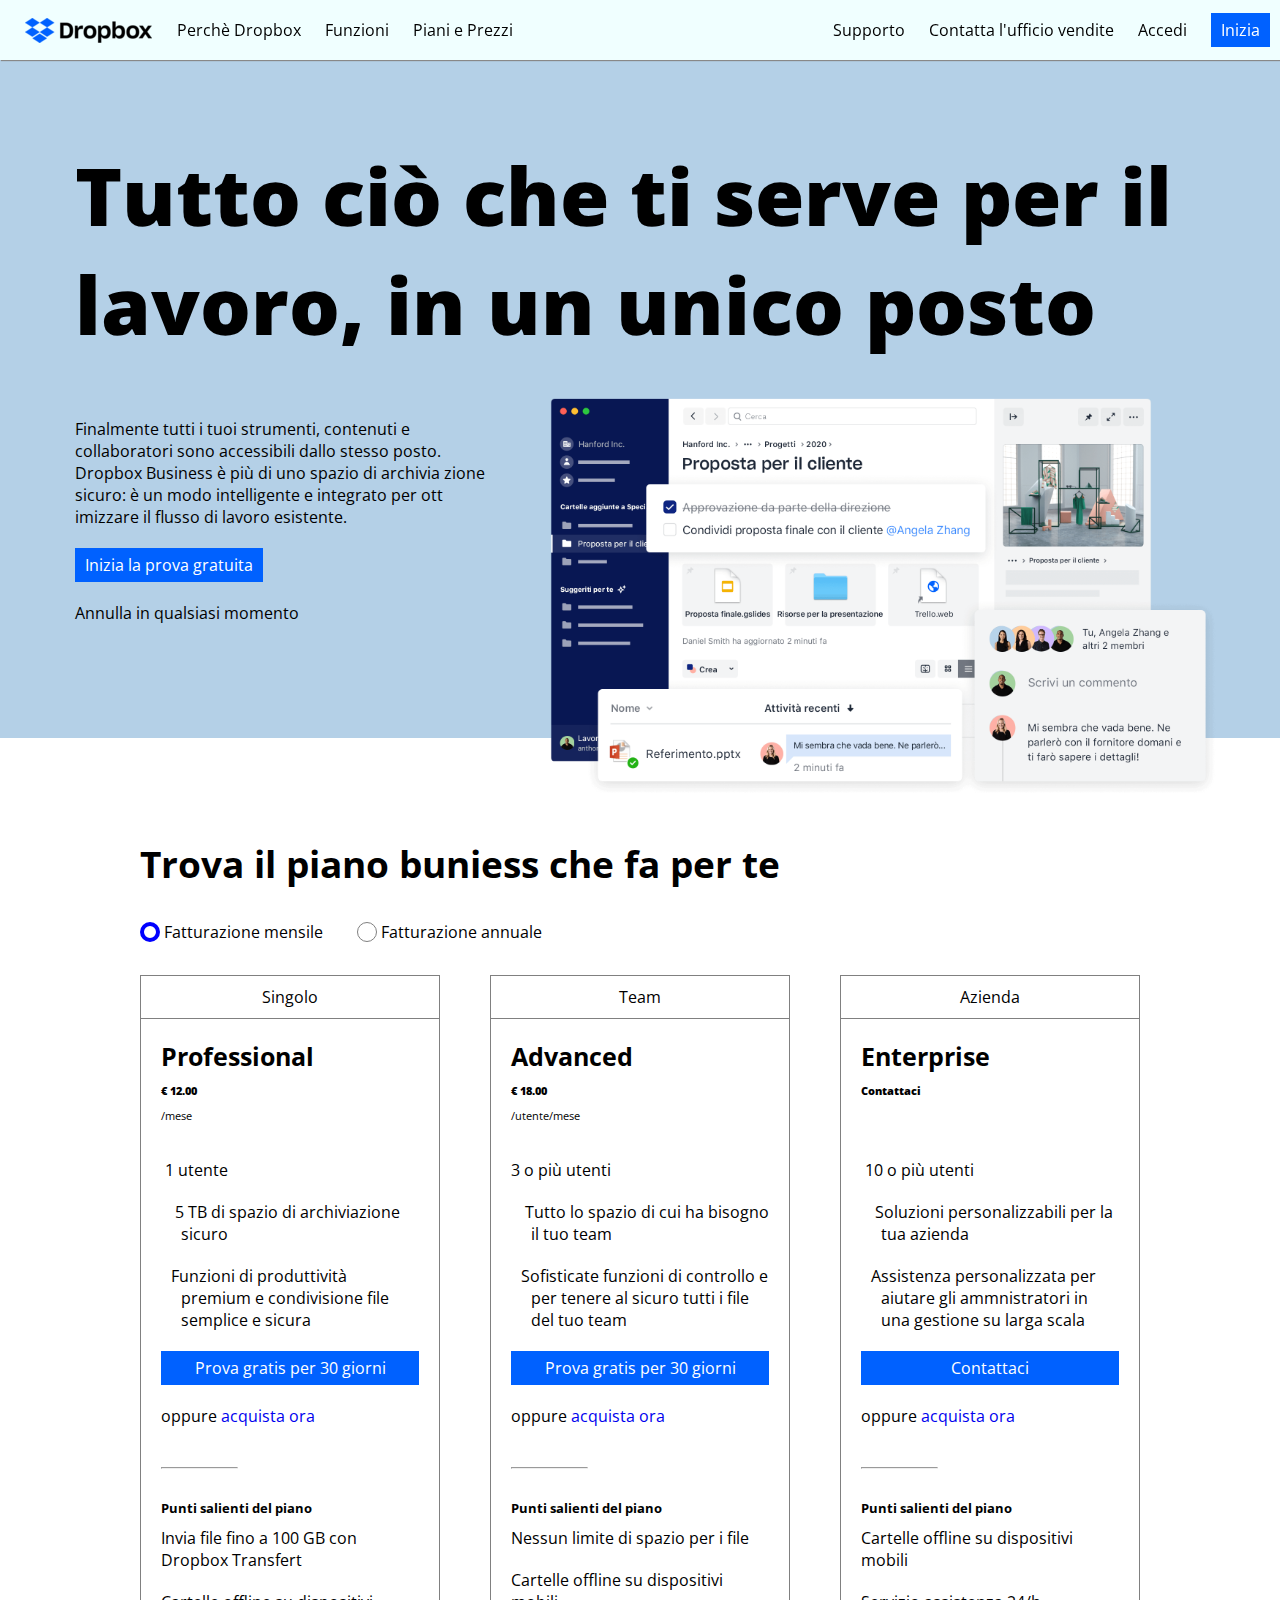
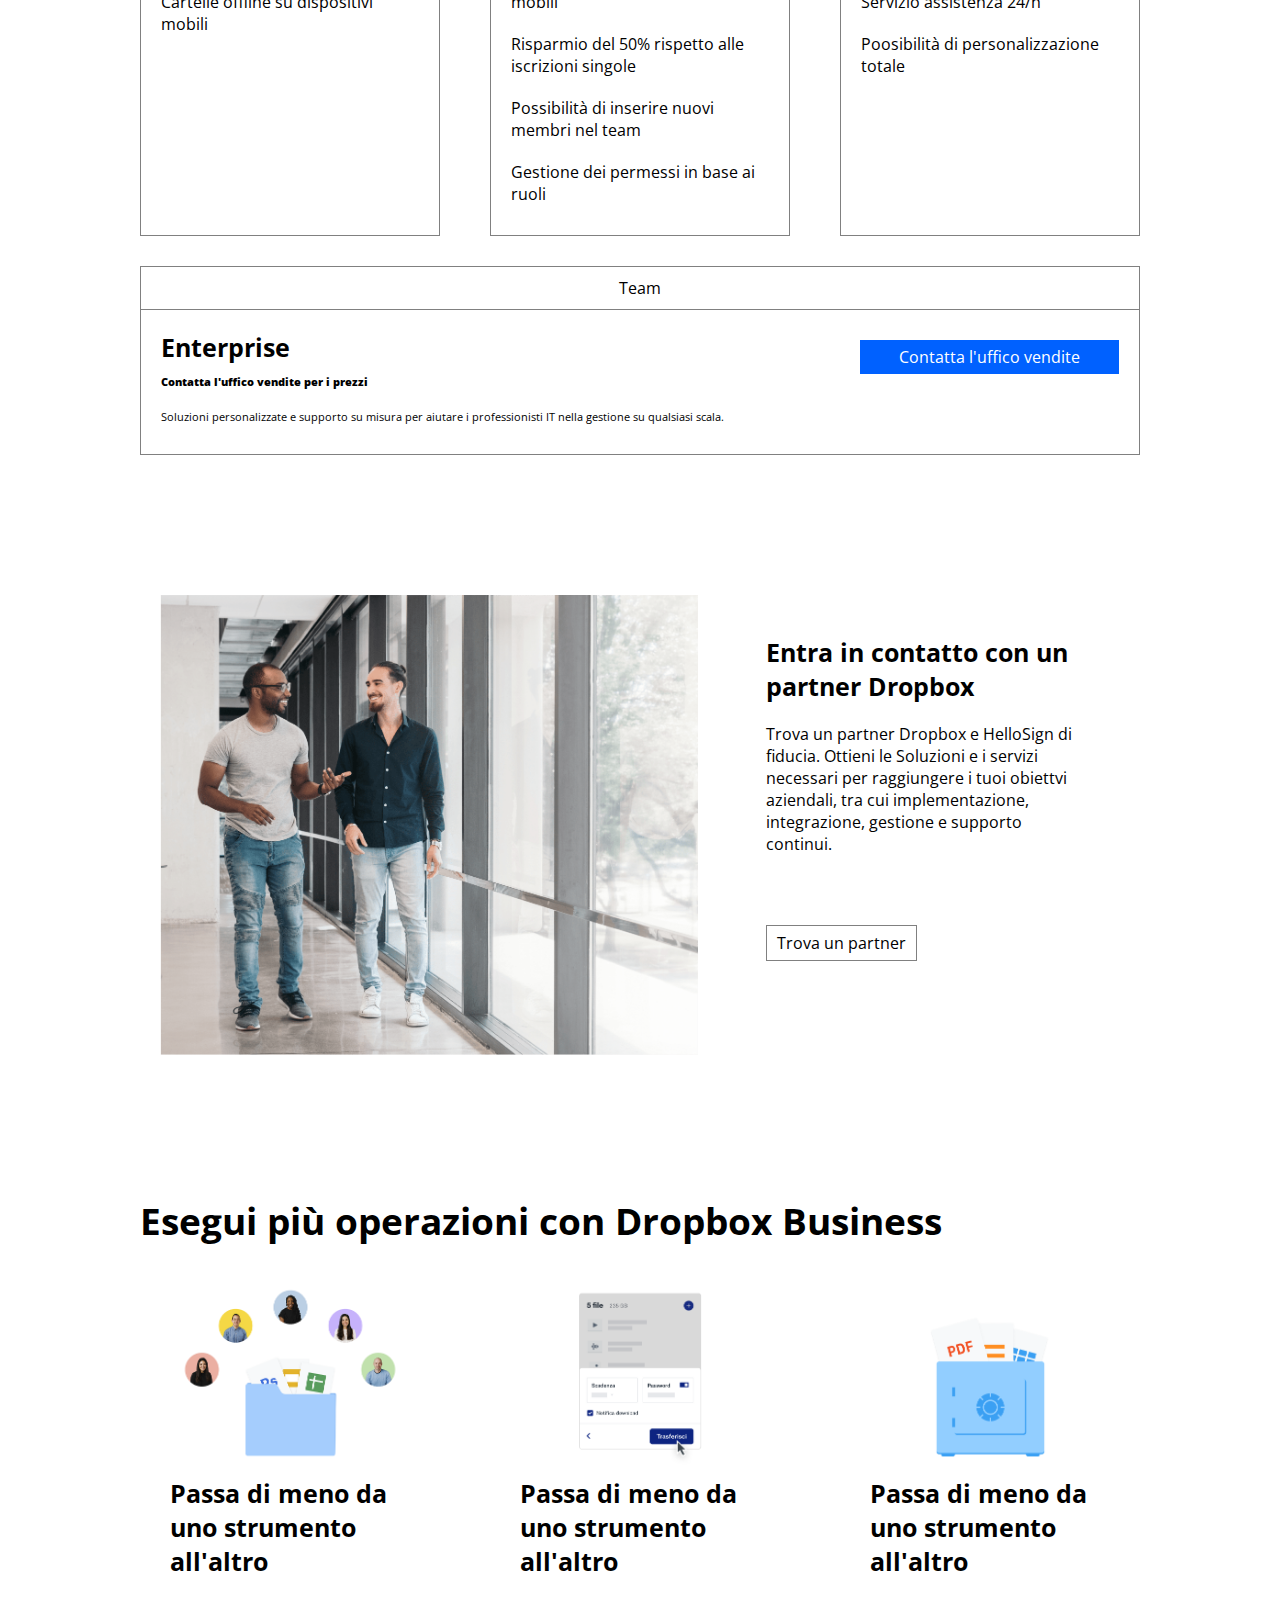
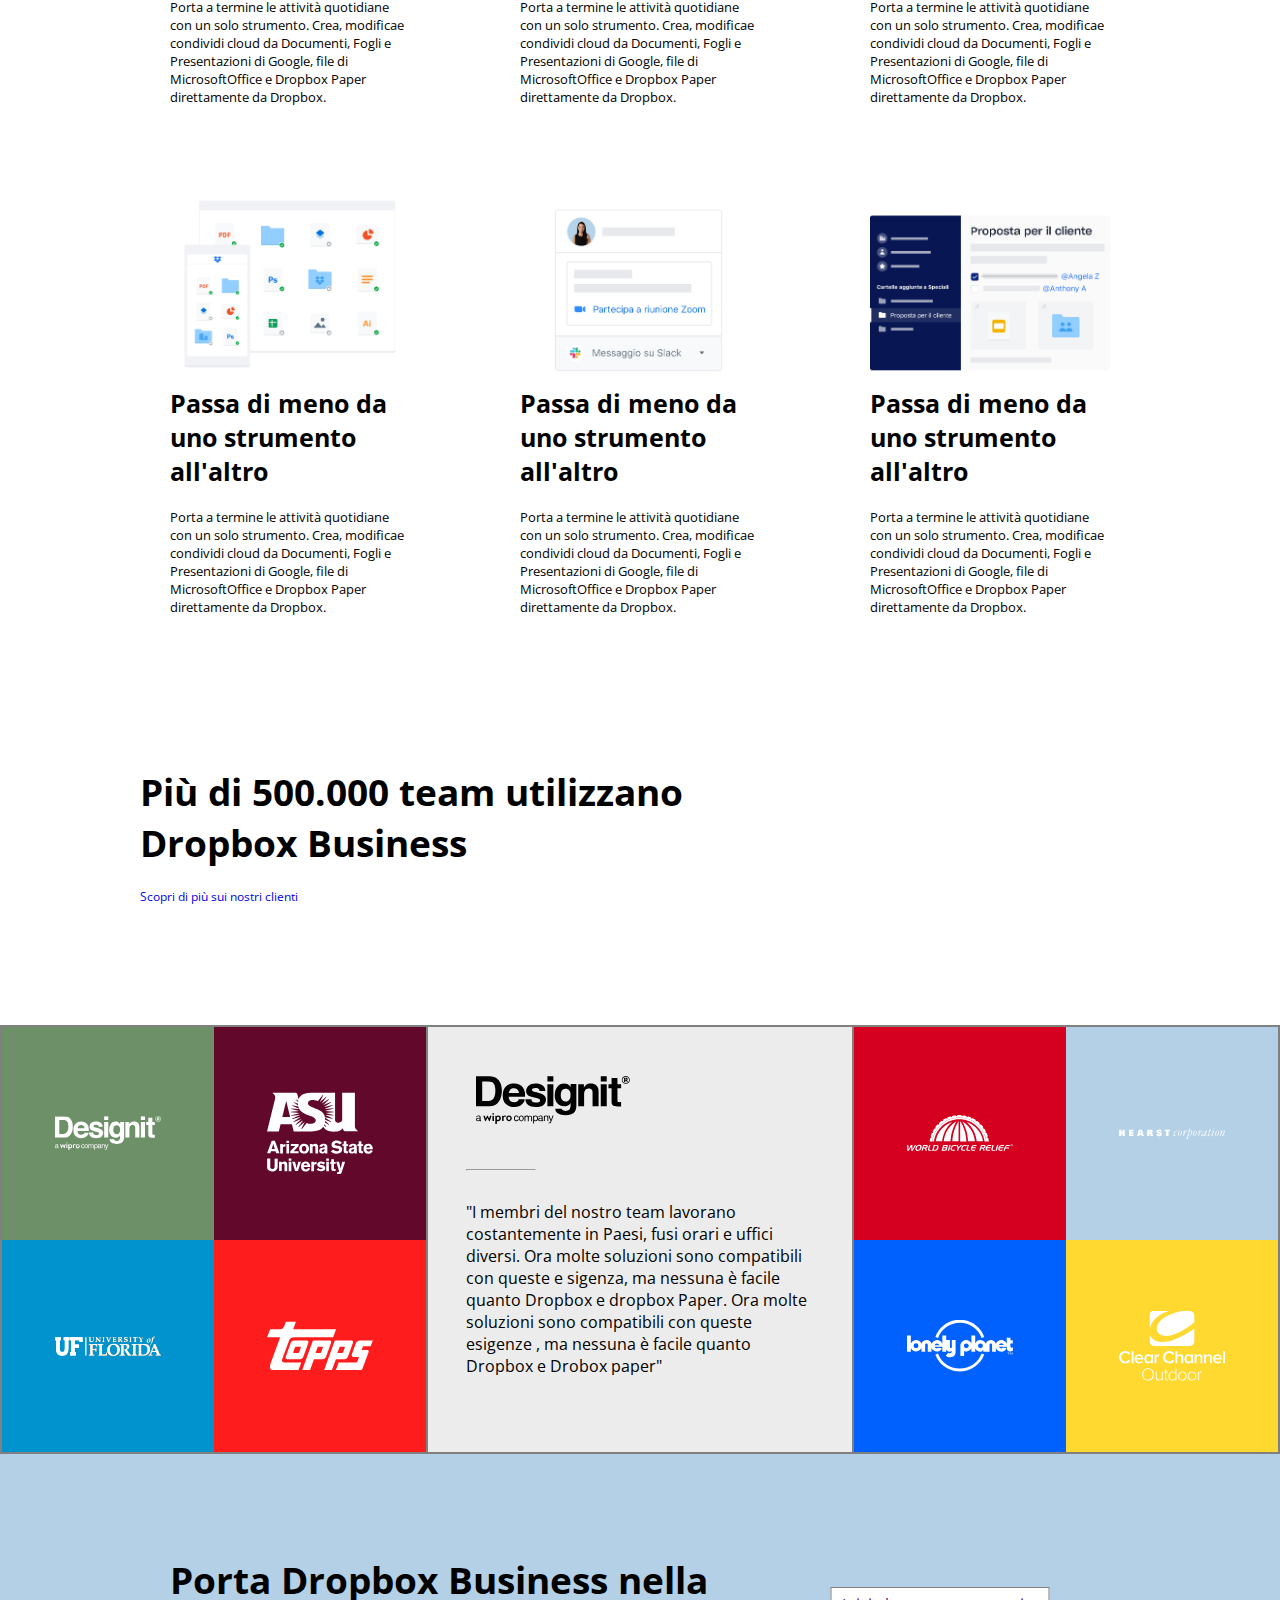
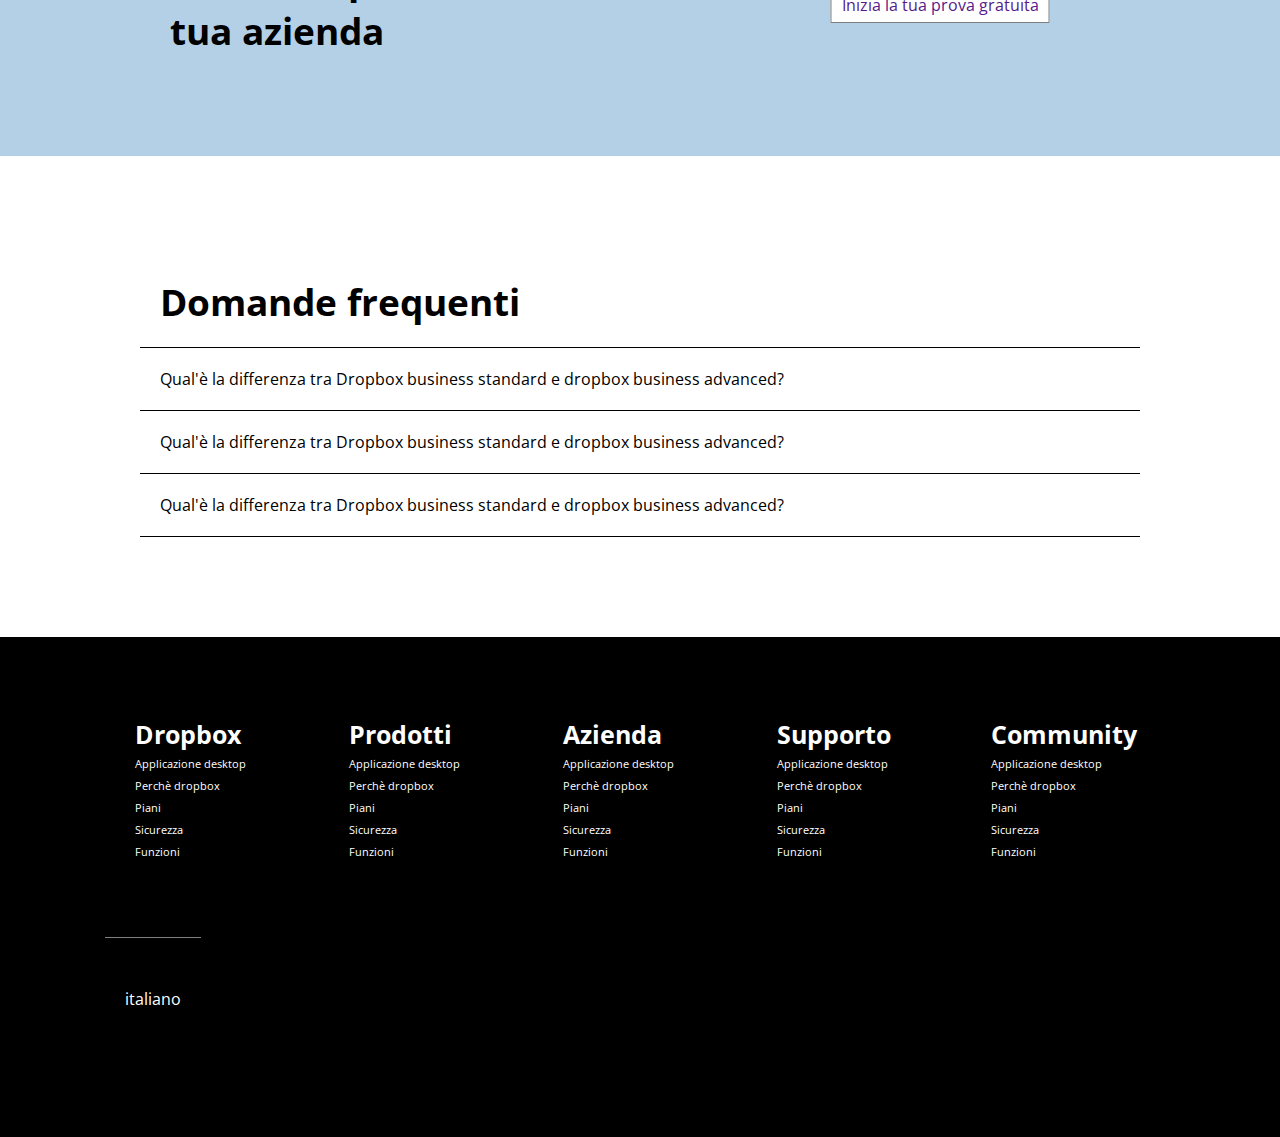
<file: index.html>
<!DOCTYPE html>
<html lang="en">
<head>
    <meta charset="UTF-8">
    <meta http-equiv="X-UA-Compatible" content="IE=edge">
    <meta name="viewport" content="width=device-width, initial-scale=1.0">
    <title>dropbox</title>
    <link rel="stylesheet" href="css/style.css">
    <link rel="stylesheet" href="https://cdnjs.cloudflare.com/ajax/libs/font-awesome/6.2.1/css/all.min.css" 
    integrity="sha512-MV7K8+y+gLIBoVD59lQIYicR65iaqukzvf/nwasF0nqhPay5w/9lJmVM2hMDcnK1OnMGCdVK+iQrJ7lzPJQd1w==" 
    crossorigin="anonymous" referrerpolicy="no-referrer" />
    <link rel="preconnect" href="https://fonts.googleapis.com">
<link rel="preconnect" href="https://fonts.gstatic.com" crossorigin>
<link href="https://fonts.googleapis.com/css2?family=Open+Sans:wght@300;400;500;600;700;800&display=swap" rel="stylesheet">
</head>
<body class="debug">
    
    
    <header class="d-flex flex-between">
        <nav class="hd_item_sx flex-center d-flex">
            <div class="logo">
                <img src="img/logo-small.png" alt="logo dropbox">
            </div>
            <div>
                <ul class="hd_menu">
                    <li><a href="#">Perchè Dropbox</a></li>
                    <li><a href="#">Funzioni</a></li>
                    <li><a href="#">Piani e Prezzi</a></li>
                </ul>
            </div>
        </nav>

        <nav class="hd_item_dx flex-center d-flex">
            <ul class="hd_menu">
                <li><a href="#">Supporto</a></li>
                <li><a href="#">Contatta l'ufficio vendite</a></li>
                <li><a href="#">Accedi</a></li>
                <li id="no-border"><a  class="bg-blue button white" href="#">Inizia</a></li>
            </ul>
        </nav>
    </header>



    <main>
        <section id="jumbotron">
            <div class="big_container" id="hero">
                <div class="hero_title">
                    <h1>Tutto ciò che ti serve per il lavoro, in un unico posto</h1>
                </div>
                <div class="hero_flex_cont d-flex flex-center">
                    <div class="hero_text">
                        <p class="margin-bottom">                           <!--paragrafo--> 
                            Finalmente tutti i tuoi strumenti,           
                            contenuti e collaboratori sono accessibili dallo stesso
                             posto. Dropbox Business è più di uno spazio di archivia
                             zione sicuro: è un modo intelligente e integrato per ott
                             imizzare il flusso di lavoro esistente.</p>  
                        <span class="bg-blue button margin-bottom">          <!--bottone-->
                            <a class="white" href="#">Inizia la prova gratuita</a> 
                        </span>  
                        <div class="margin-bottom">                          <!--annulla--> 
                            <a class="black" href="#"> Annulla in qualsiasi momento</a>
                        </div> 
                        <div class="icon">                                    <!--icon freccia-->
                            <a href="#"><i class="black fa-solid fa-arrow-down"></i></a>
                        </div>   
                    </div>
                    <div class="hero_img">
                        <div class="absolute_hero">
                            <img src="img/jumbo.png" alt=""> <!--immagine da spostare fuori dal flusso con absolute-->
                        </div>
                    </div>
                </div>
            </div>
        </section>

        <div class="main_container">
            <section id="subscription">
                 <!--scegli il piano abbonamento-->
                <h3>Trova il piano buniess che fa per te</h3>
                <span class="pay-way">
                    <span class="circle border-blue"></span>
                    <span class="pay-text">Fatturazione mensile</span>
                </span>
                <span class="pay-way">
                    <span class="circle border"></span>
                    <span class="pay-text">Fatturazione annuale</span>
                </span>

                <div class="sub_flex_cont d-flex flex-between">
                    <div class="sub_item  border">
                        <div class="utent-kind pad-10">              <!--primo elemento item-->
                            <i class="fa-solid fa-user"></i> Singolo
                        </div>
                        <div class="sub_item_text">
                            <div class="h-110">               
                                <h4>Professional</h4>
                                <div class="price mar-10">€ 12.00</div> <!--prezzo-->
                                <div class="month mar-30-b">/mese</div> <!--mese-->
                            </div>
                            <ul> 
                                <li class="pad-10">                       <!--n° utente-->
                                    <i class="inl-blk fa-solid fa-user"></i>
                                    1 utente
                                </li> 
                                <li class="pad-10 indent">                          <!--spazio-->
                                    <i class="inl-blk fa-solid fa-folder"></i>
                                    5 TB di spazio di archiviazione sicuro
                                </li> 
                                <li class="pad-10 indent">                          <!--funzioni-->
                                    <i class="fa-solid fa-share-nodes"></i>
                                    Funzioni di produttività premium e condivisione file semplice e sicura
                                </li>
                            </ul> 
                            <div class="bg-blue white button mar-10">Prova gratis per 30 giorni</div>                            
                            <div class="pad-10">
                                oppure <span><a href="#">acquista ora</a></span>
                            </div>
                            <hr>
                            <h5>Punti salienti del piano</h5> <!--punti salienti-->
                            <ul class="check-list">
                                <li class="pad-10"><i class="fa-solid fa-check"></i> Invia file fino a 100 GB con Dropbox Transfert</li>
                                <li class="pad-10"><i class="fa-solid fa-check"></i> Cartelle offline su dispositivi mobili</li>
                            </ul>
                        </div>
                    </div>
                    <div class="sub_item border">                   <!--secondo elemento item-->
                        <div class="utent-kind pad-10">
                            <i class="fa-solid fa-users"></i> Team
                        </div>
                        <div class="sub_item_text"> 
                            <div class="h-110">              
                                <h4>Advanced</h4>
                                <div class="price mar-10">€ 18.00</div> <!--prezzo-->
                                <div class="month mar-30-b">/utente/mese</div> <!--mese-->
                            </div> 
                            <ul>
                                <li class="pad-10">                         <!--n° utente-->
                                    <i class="fa-solid fa-users"></i>
                                    3 o più utenti
                                </li> 
                                <li class="pad-10 indent">                            <!--spazio-->
                                    <i class="inl-blk fa-solid fa-folder"></i>
                                    Tutto lo spazio di cui ha bisogno il tuo team
                                </li> 
                                <li class="pad-10 indent">                              <!--funzioni-->
                                    <i class="fa-solid fa-share-nodes"></i>
                                    Sofisticate funzioni di controllo e per tenere al sicuro tutti i file del tuo team
                                </li> 
                            </ul>
                            <div class="bg-blue white button mar-10">Prova gratis per 30 giorni</div> <!--bottone-->
                            <div class="pad-10">
                                oppure <span><a href="#">acquista ora</a></span>
                            </div>
                            <hr>
                            <h5>Punti salienti del piano</h5> <!--punti salienti-->
                            <ul class="check-list">
                                <li class="pad-10"><i class="fa-solid fa-check"></i> Nessun limite di spazio per i file</li>
                                <li class="pad-10"><i class="fa-solid fa-check"></i> Cartelle offline su dispositivi mobili</li>
                                <li class="pad-10"><i class="fa-solid fa-check"></i> Risparmio del 50% rispetto alle iscrizioni singole</li>
                                <li class="pad-10"><i class="fa-solid fa-check"></i> Possibilità di inserire nuovi membri nel team</li>
                                <li class="pad-10"><i class="fa-solid fa-check"></i> Gestione dei permessi in base ai ruoli</li>
                            </ul>
                        </div>
                    </div>           
                    <div class="sub_item border">                  <!--terzo elemento item-->
                        <div class="utent-kind pad-10">
                            <i class="fa-solid fa-building"></i> Azienda
                        </div>
                        <div class="sub_item_text"> 
                            <div class="h-110">             
                                <h4>Enterprise</h4>
                                <div class="price mar-10">Contattaci</div>       <!--prezzo-->
                            </div>
                            <ul>
                                <li class="pad-10">                                <!--n° utente-->
                                    <i class="inl-blk fa-solid fa-user"></i>
                                    10 o più utenti
                                </li>
                                <li class="pad-10 indent">                               <!--spazio-->
                                    <i class="inl-blk fa-solid fa-folder"></i>         
                                    Soluzioni personalizzabili per la tua azienda
                                </li> 
                                <li class="pad-10 indent">                               <!--funzioni-->
                                    <i class="fa-solid fa-share-nodes"></i>
                                    Assistenza personalizzata per aiutare gli ammnistratori in una gestione su larga scala
                                </li> 
                            </ul>
                            <div class="bg-blue white button mar-10">Contattaci</div>
                            <div class="pad-10">
                                oppure <span><a href="#">acquista ora</a></span>
                            </div>
                            <hr>
                            <h5>Punti salienti del piano</h5> <!--punti salienti-->
                            <ul class="check-list">
                                <li class="pad-10"><i class="fa-solid fa-check"></i> Cartelle offline su dispositivi mobili</li>
                                <li class="pad-10"><i class="fa-solid fa-check"></i> Servizio assistenza 24/h</li>
                                <li class="pad-10"><i class="fa-solid fa-check"></i> Poosibilità di personalizzazione totale</li>
                            </ul>
                        </div>
                    </div>           
                </div>

                <div class="border">                              <!--box sotto i tre flex item-->
                    <div class="utent-kind pad-10"><i class="fa-solid fa-building"></i> Team</div>
                    <div class="sub_flex_cont_2 d-flex">
                        <div class="sub_item_2_sx ">
                            <h4>Enterprise</h4>
                            <div class="price mar-10">Contatta l'uffico vendite per i prezzi</div>
                            <div class="month pad-10">Soluzioni personalizzate e supporto su misura per aiutare i professionisti IT nella gestione su qualsiasi scala.</div>
                        </div>
                        <div class="sub_item_2_dx ">
                            <div class="bg-blue white button mar-10">Contatta l'uffico vendite</div>
                        </div>
                    </div>
                </div>

                <div class="sub_box_cont d-flex">                                             <!--altro flex-box con immagine-->
                    <div class="sub_box_item_sx">
                        <img src="img/partner.png" alt="">
                    </div>
                    <div class="sub_box_item_dx">
                        <h4 class="pad-10">Entra in contatto con un partner Dropbox</h4>
                        <p class="pad-10">Trova un partner Dropbox e HelloSign di fiducia. Ottieni le Soluzioni
                            e i servizi necessari per raggiungere i tuoi obiettvi aziendali, tra cui implementazione, integrazione, gestione e supporto continui.
                        </p>
                        <span class="button-white black button inl-blk border">Trova un partner</span>
                    </div>
                </div>
            </section>

            <section id="function">              <!--cosa fare con dropbox-->
                <h3>Esegui più operazioni con Dropbox Business</h3>                       
                <div class="function_flex_cont d-flex flex-between">
                    <div class="function_flex_item">         <!--primo flex-item function-->
                        <div class="function_item_img">            
                            <img src="img/business-feature-switching-tools.png" alt="foto 1">
                        </div>
                        <h4>Passa di meno da uno strumento all'altro</h4>
                        <p>Porta a termine le attività quotidiane con un solo strumento. Crea, modificae  condividi cloud da Documenti, Fogli e Presentazioni di Google, file di MicrosoftOffice e Dropbox Paper direttamente da Dropbox.</p>
                    </div>
                    <div class="function_flex_item">
                        <div class="function_item_img">            
                            <img src="img/business-feature-send-files-it.png" alt="foto 1">
                        </div>
                        <h4>Passa di meno da uno strumento all'altro</h4>
                        <p>Porta a termine le attività quotidiane con un solo strumento. Crea, modificae  condividi cloud da Documenti, Fogli e Presentazioni di Google, file di MicrosoftOffice e Dropbox Paper direttamente da Dropbox.</p>
                    </div>             <!--secondo flex-item function-->
                    <div class="function_flex_item">
                        <div class="function_item_img">            
                            <img src="img/business-feature-security.png" alt="foto 1">
                        </div>
                        <h4>Passa di meno da uno strumento all'altro</h4>
                        <p>Porta a termine le attività quotidiane con un solo strumento. Crea, modificae  condividi cloud da Documenti, Fogli e Presentazioni di Google, file di MicrosoftOffice e Dropbox Paper direttamente da Dropbox.</p>
                    </div>             <!--terzo flex-item function-->
                    <div class="function_flex_item">
                        <div class="function_item_img">            
                            <img src="img/business-feature-multi-device.png" alt="foto 1">
                        </div>
                        <h4>Passa di meno da uno strumento all'altro</h4>
                        <p>Porta a termine le attività quotidiane con un solo strumento. Crea, modificae  condividi cloud da Documenti, Fogli e Presentazioni di Google, file di MicrosoftOffice e Dropbox Paper direttamente da Dropbox.</p>
                    </div>             <!--quarto flex-item function-->
                    <div class="function_flex_item">
                        <div class="function_item_img">            
                            <img src="img/business-feature-integrations-it.png" alt="foto 1">
                        </div>
                        <h4>Passa di meno da uno strumento all'altro</h4>
                        <p>Porta a termine le attività quotidiane con un solo strumento. Crea, modificae  condividi cloud da Documenti, Fogli e Presentazioni di Google, file di MicrosoftOffice e Dropbox Paper direttamente da Dropbox.</p>
                    </div>             <!--quinto flex-item function-->
                    <div class="function_flex_item">
                        <div class="function_item_img">            
                            <img src="img/business-feature-coordinate-it.png" alt="foto 1">
                        </div>
                        <h4>Passa di meno da uno strumento all'altro</h4>
                        <p>Porta a termine le attività quotidiane con un solo strumento. Crea, modificae  condividi cloud da Documenti, Fogli e Presentazioni di Google, file di MicrosoftOffice e Dropbox Paper direttamente da Dropbox.</p>
                    </div>             <!--sento flex-item function-->
                </div>

                <div class="function_box">
                    <h3>Più di 500.000 team utilizzano Dropbox Business</h3>
                    <a class="inl-blk" href="#">Scopri di più sui nostri clienti</a>
                </div>
            </section>
        </div>    
        <section id="partner">
            <div class="ads_flex_cont d-flex border">
                <div class="ads_item bg-d-grey d-flex wrap border">        <!--quadrato con i 4 loghi-->
                    <div class="ads_mini bg-green">
                        <img src="img/designit.svg" alt="">
                    </div>
                    <div class="ads_mini bg-purple">
                        <img src="img/arizona_state_university.svg" alt="">
                    </div>
                    <div class="ads_mini bg-azure">
                        <img src="img/university_of_florida.svg" alt="">
                    </div>
                    <div class="ads_mini bg-orange">
                        <img src="img/topps.svg" alt="">
                    </div>
                </div>
                <div class="ads_item bg-grey ads_text border" id="central-item">        <!--quadrato con il testo-->
                    <div class="logo-ads">
                        <img src="img/designit.svg" alt="">
                    </div>
                    <hr>
                    <div class="overflow" >
                        <p>"I membri del nostro team lavorano costantemente in Paesi, fusi orari
                             e uffici diversi. Ora molte soluzioni sono compatibili con queste e
                             sigenza, ma nessuna è facile quanto Dropbox e dropbox Paper. Ora
                              molte soluzioni sono compatibili con queste esigenze
                              , ma nessuna è facile quanto Dropbox e Drobox paper"
                        </p>
                        <div class="pad-10">Morten Thomsen, Global IT Lead</div>
                    </div>
                    
                </div>
                <div class="ads_item bg-d-grey d-flex wrap border">        <!--quadrato con i 4 loghi-->
                    <div class="ads_mini bg-red">
                        <img src="img/world_bicycle_relief.svg" alt="">
                    </div>
                    <div class="ads_mini bg-celeste">
                        <img src="img/hearst_corp.svg" alt="">
                    </div>
                    <div class="ads_mini bg-blue">
                        <img src="img/lonely_planet.svg" alt="">
                    </div>
                    <div class="ads_mini bg-yellow">
                        <img src="img/clear_channel.svg" alt="">
                    </div>
                </div>
            </div>
            <div class="ads_box_ext">
                <div class="main_container d-flex flex-between" id="ads-box">
                    <div class="ads_box_item_sx">
                        <h3>Porta Dropbox Business nella tua azienda</h3>
                    </div>
                    <div class="ads_box_item_dx">
                        <span class="trasf-center inl-blk button-white black button border bg-white"><a href="">Inizia la tua prova gratuita</a></span>
                    </div>
                </div>
            </div>
        </section>



        <section class="main_container" id="faq">
            <div class="flex wrap column w-100" id="faq-box">
                <div><h3 class="faq_title border-bottom w-100">Domande frequenti</h3></div>
                <div class="d-flex flex-between border-bottom w-100">
                    <div class="question">
                        <div>Qual'è la differenza tra Dropbox business standard e dropbox business advanced?</div>
                    </div>
                    <div class="icon-faq d-flex flex-center pad-10">
                        <i class=" fa-solid fa-caret-down"></i>
                    </div>
                </div>
                <div class="d-flex flex-between border-bottom w-100">
                    <div class="question">
                        <div>Qual'è la differenza tra Dropbox business standard e dropbox business advanced?</div>
                    </div>
                    <div class="icon-faq d-flex flex-center pad-10">
                        <i class="fa-solid fa-caret-down"></i>
                    </div>
                </div>    
                <div class="d-flex flex-between border-bottom w-100">
                    <div class="question">
                        <div>Qual'è la differenza tra Dropbox business standard e dropbox business advanced?</div>
                    </div>
                    <div class="icon-faq d-flex flex-center pad-10">
                        <i class="fa-solid fa-caret-down"></i>
                    </div>
                </div>
            </div>
        </section>
        
    </main>



    <footer>
        <div class="big_container ft_cont">
            <div class="ft_flex_cont d-flex">
                <div class="ft_item">
                    <ul class="ft-list">
                        <li><h4>Dropbox</h4></li>
                        <li><a href="#">Applicazione desktop</a></li>
                        <li><a href="#">Perchè dropbox</a></li>
                        <li><a href="#">Piani</a></li>
                        <li><a href="#">Sicurezza</a></li>
                        <li><a href="#">Funzioni</a></li>
                    </ul>

                </div>
                <div class="ft_item">
                    <ul class="ft-list">
                        <li><h4>Prodotti</h4></li>
                        <li><a href="#">Applicazione desktop</a></li>
                        <li><a href="#">Perchè dropbox</a></li>
                        <li><a href="#">Piani</a></li>
                        <li><a href="#">Sicurezza</a></li>
                        <li><a href="#">Funzioni</a></li>
                    </ul>
                </div>
                <div class="ft_item">
                    <ul class="ft-list">
                        <li><h4>Azienda</h4></li>
                        <li><a href="#">Applicazione desktop</a></li>
                        <li><a href="#">Perchè dropbox</a></li>
                        <li><a href="#">Piani</a></li>
                        <li><a href="#">Sicurezza</a></li>
                        <li><a href="#">Funzioni</a></li>
                    </ul>
                </div>
                <div class="ft_item">
                    <ul class="ft-list">
                        <li><h4>Supporto</h4></li>
                        <li><a href="#">Applicazione desktop</a></li>
                        <li><a href="#">Perchè dropbox</a></li>
                        <li><a href="#">Piani</a></li>
                        <li><a href="#">Sicurezza</a></li>
                        <li><a href="#">Funzioni</a></li>
                    </ul>
                </div>
                <div class="ft_item">
                    <ul class="ft-list">
                        <li><h4>Community</h4></li>
                        <li><a href="#">Applicazione desktop</a></li>
                        <li><a href="#">Perchè dropbox</a></li>
                        <li><a href="#">Piani</a></li>
                        <li><a href="#">Sicurezza</a></li>
                        <li><a href="#">Funzioni</a></li>
                    </ul>
                </div>
            </div>
            
            <div class="language inl-blk">
                <span><i class="fa-solid fa-earth-europe"></i></span>
                <span>italiano</span> 
                <span><i class="fa-solid fa-caret-down"></i></span>
            </div>
        </div>
        
    </footer>
</body>
</html>
</file>
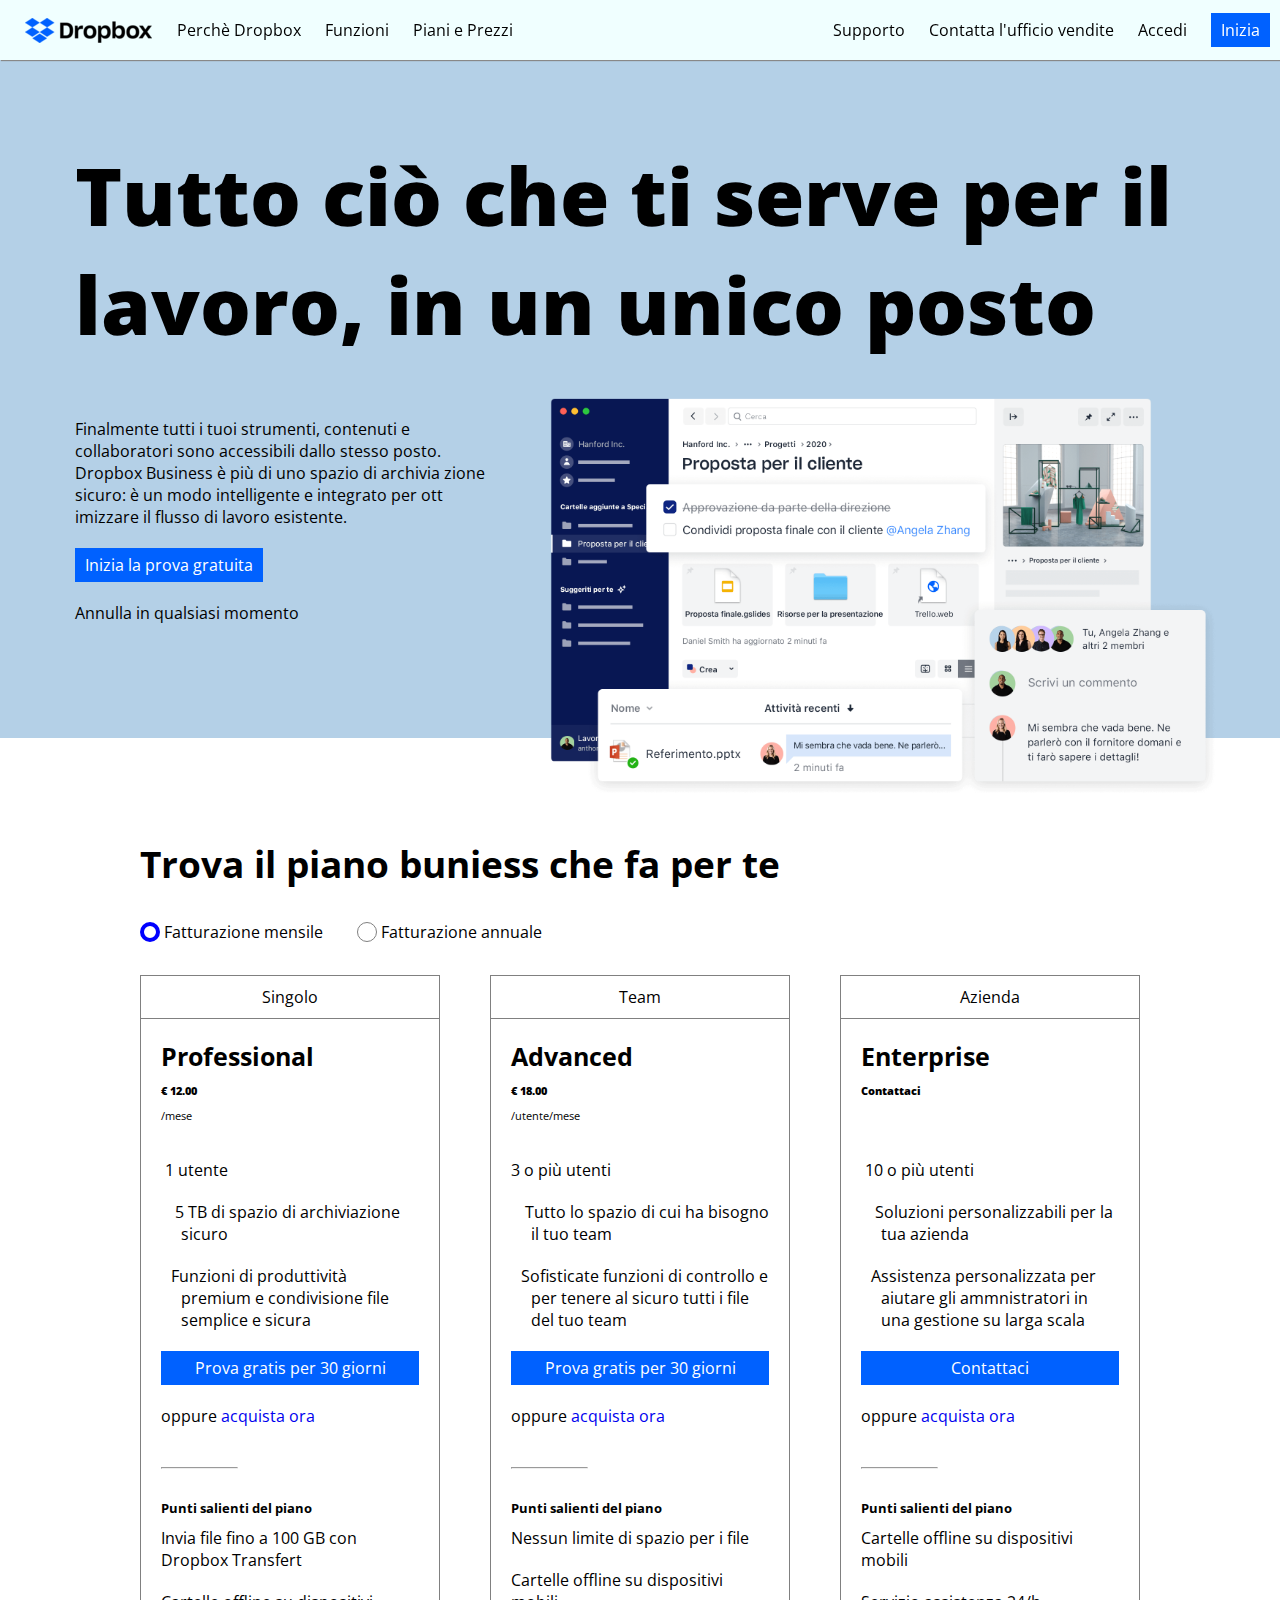
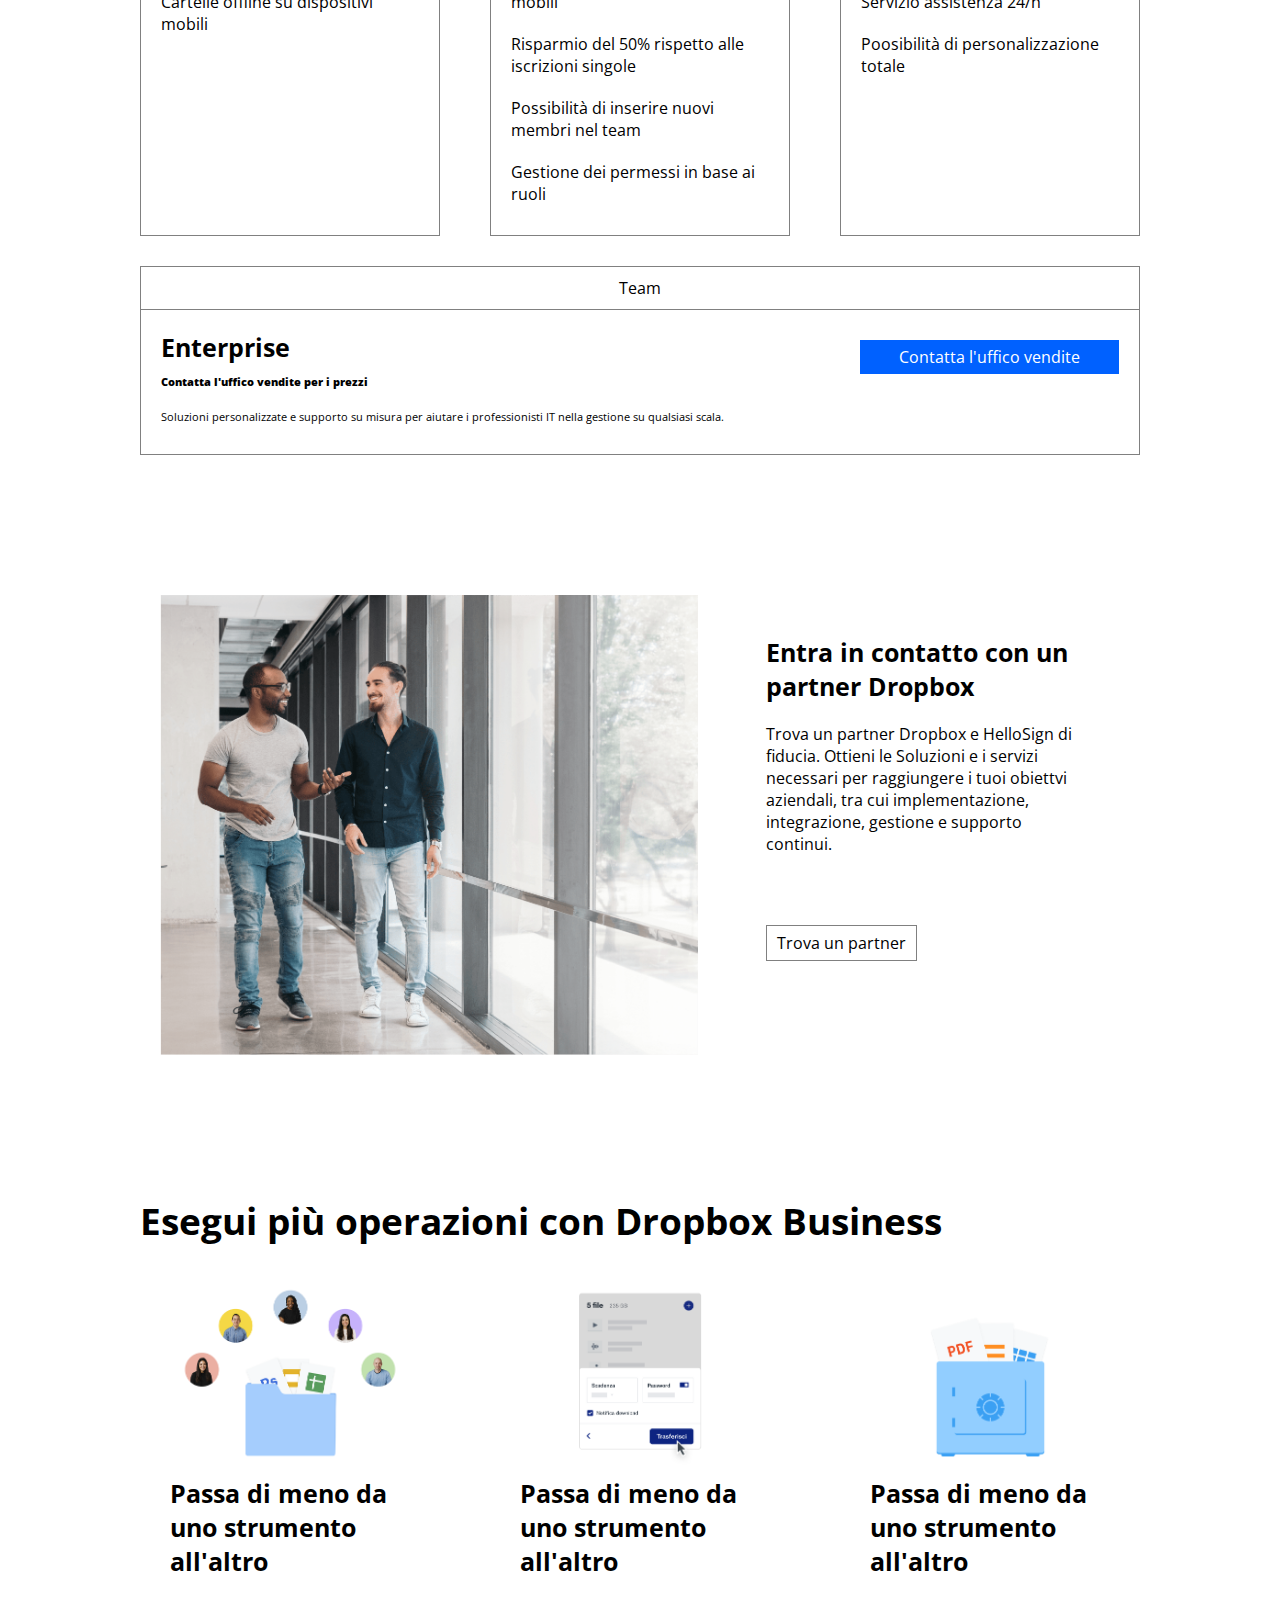
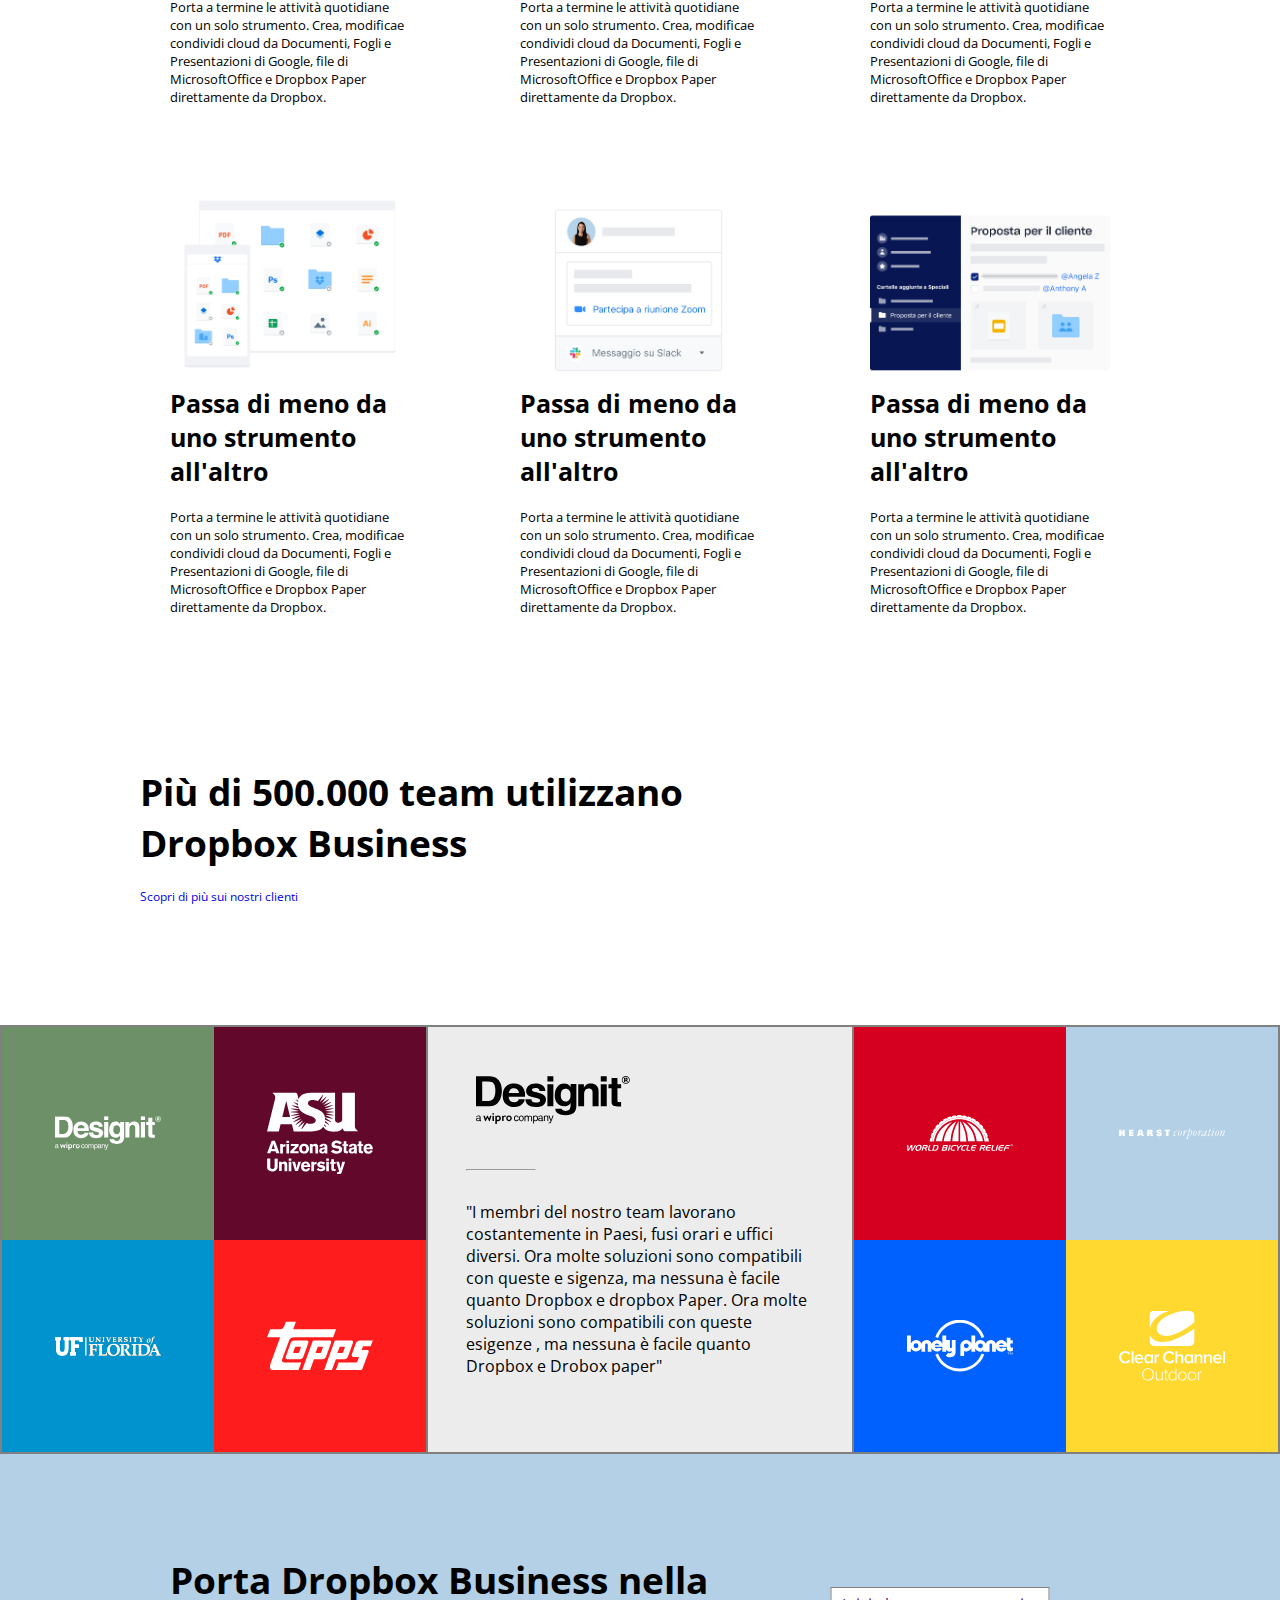
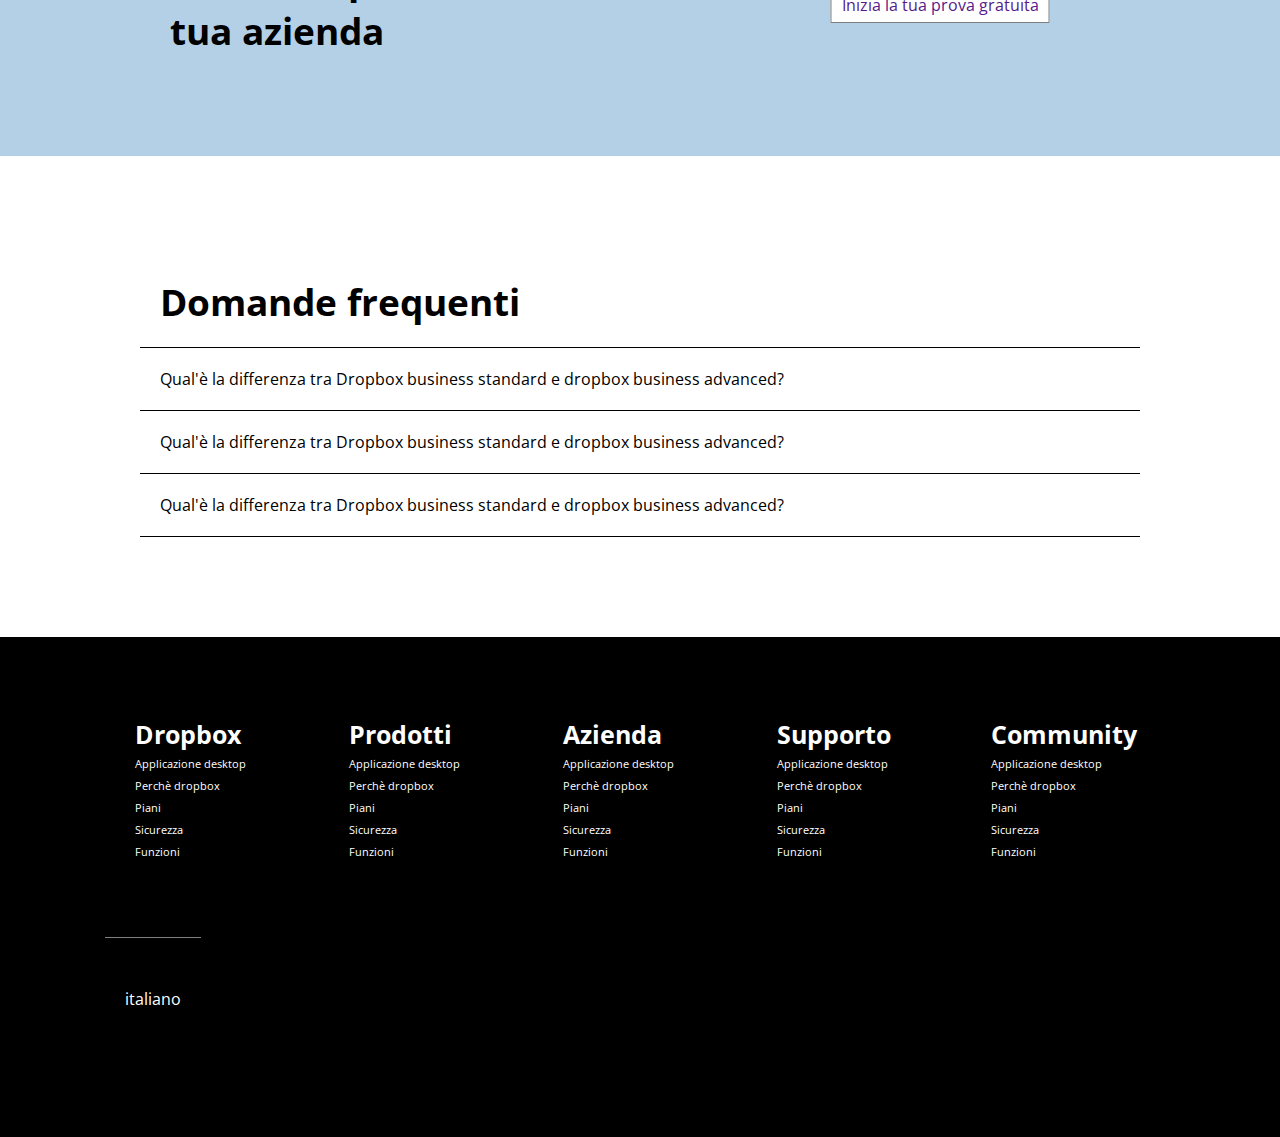
<file: bonus/index.html>
<!DOCTYPE html>
<html lang="en">
<head>
    <meta charset="UTF-8">
    <meta http-equiv="X-UA-Compatible" content="IE=edge">
    <meta name="viewport" content="width=device-width, initial-scale=1.0">
    <title>dropbox</title>
    <link rel="stylesheet" href="style.css">
    <link rel="stylesheet" href="https://cdnjs.cloudflare.com/ajax/libs/font-awesome/6.2.1/css/all.min.css" 
    integrity="sha512-MV7K8+y+gLIBoVD59lQIYicR65iaqukzvf/nwasF0nqhPay5w/9lJmVM2hMDcnK1OnMGCdVK+iQrJ7lzPJQd1w==" 
    crossorigin="anonymous" referrerpolicy="no-referrer" />
    <link rel="preconnect" href="https://fonts.googleapis.com">
    <link rel="preconnect" href="https://fonts.gstatic.com" crossorigin>
    <link href="https://fonts.googleapis.com/css2?family=Open+Sans:wght@300;400;500;600;700;800&display=swap" rel="stylesheet">
</head>
<body class="debug">
    
    
    <header class="d-flex flex-between">
        <nav class="hd_item_sx flex-center d-flex">
            <div class="logo">
                <img src="img/logo-small.png" alt="logo dropbox">
            </div>
            <div>
                <ul class="hd_menu">
                    <li><a href="#">Perchè Dropbox</a></li>
                    <li><a href="#">Funzioni</a></li>
                    <li><a href="#">Piani e Prezzi</a></li>
                </ul>
            </div>
        </nav>

        <nav class="hd_item_dx flex-center d-flex">
            <ul class="hd_menu">
                <li><a href="#">Supporto</a></li>
                <li><a href="#">Contatta l'ufficio vendite</a></li>
                <li><a href="#">Accedi</a></li>
                <li id="no-border"><a  class="bg-blue button white" href="#">Inizia</a></li>
            </ul>
        </nav>
    </header>



    <main>
        <section id="jumbotron">
            <div class="big_container" id="hero">
                <div class="hero_title">
                    <h1>Tutto ciò che ti serve per il lavoro, in un unico posto</h1>
                </div>
                <div class="hero_flex_cont d-flex flex-center">
                    <div class="hero_text">
                        <p class="margin-bottom">                           <!--paragrafo--> 
                            Finalmente tutti i tuoi strumenti,           
                            contenuti e collaboratori sono accessibili dallo stesso
                             posto. Dropbox Business è più di uno spazio di archivia
                             zione sicuro: è un modo intelligente e integrato per ott
                             imizzare il flusso di lavoro esistente.</p>  
                        <span class="bg-blue button margin-bottom">          <!--bottone-->
                            <a class="white" href="#">Inizia la prova gratuita</a> 
                        </span>  
                        <div class="margin-bottom">                          <!--annulla--> 
                            <a class="black" href="#"> Annulla in qualsiasi momento</a>
                        </div> 
                        <div class="icon">                                    <!--icon freccia-->
                            <a href="#subscription"><i class="black fa-solid fa-arrow-down"></i></a>
                        </div>   
                    </div>
                    <div class="hero_img">
                        <div class="absolute_hero">
                            <img src="img/jumbo.png" alt=""> <!--immagine da spostare fuori dal flusso con absolute-->
                        </div>
                    </div>
                </div>
            </div>
        </section>

        <div class="main_container">
            <section id="subscription">
                 <!--scegli il piano abbonamento-->
                <h3>Trova il piano buniess che fa per te</h3>
                <span class="pay-way">
                    <span class="circle border-blue"></span>
                    <span class="pay-text">Fatturazione mensile</span>
                </span>
                <span class="pay-way">
                    <span class="circle border"></span>
                    <span class="pay-text">Fatturazione annuale</span>
                </span>

                <div class="sub_flex_cont d-flex flex-between">
                    <div class="sub_item  border">
                        <div class="utent-kind pad-10">              <!--primo elemento item-->
                            <i class="fa-solid fa-user"></i> Singolo
                        </div>
                        <div class="sub_item_text">
                            <div class="h-110">               
                                <h4>Professional</h4>
                                <div class="price mar-10">€ 12.00</div> <!--prezzo-->
                                <div class="month mar-30-b">/mese</div> <!--mese-->
                            </div>
                            <ul> 
                                <li class="pad-10">                       <!--n° utente-->
                                    <i class="inl-blk fa-solid fa-user"></i>
                                    1 utente
                                </li> 
                                <li class="pad-10 indent">                          <!--spazio-->
                                    <i class="inl-blk fa-solid fa-folder"></i>
                                    5 TB di spazio di archiviazione sicuro
                                </li> 
                                <li class="pad-10 indent">                          <!--funzioni-->
                                    <i class="fa-solid fa-share-nodes"></i>
                                    Funzioni di produttività premium e condivisione file semplice e sicura
                                </li>
                            </ul> 
                            <div class="bg-blue white button mar-10">Prova gratis per 30 giorni</div>                            
                            <div class="pad-10">
                                oppure <span><a href="#">acquista ora</a></span>
                            </div>
                            <hr>
                            <h5>Punti salienti del piano</h5> <!--punti salienti-->
                            <ul class="check-list">
                                <li class="pad-10"><i class="fa-solid fa-check"></i> Invia file fino a 100 GB con Dropbox Transfert</li>
                                <li class="pad-10"><i class="fa-solid fa-check"></i> Cartelle offline su dispositivi mobili</li>
                            </ul>
                        </div>
                    </div>
                    <div class="sub_item border">                   <!--secondo elemento item-->
                        <div class="utent-kind pad-10">
                            <i class="fa-solid fa-users"></i> Team
                        </div>
                        <div class="sub_item_text"> 
                            <div class="h-110">              
                                <h4>Advanced</h4>
                                <div class="price mar-10">€ 18.00</div> <!--prezzo-->
                                <div class="month mar-30-b">/utente/mese</div> <!--mese-->
                            </div> 
                            <ul>
                                <li class="pad-10">                         <!--n° utente-->
                                    <i class="fa-solid fa-users"></i>
                                    3 o più utenti
                                </li> 
                                <li class="pad-10 indent">                            <!--spazio-->
                                    <i class="inl-blk fa-solid fa-folder"></i>
                                    Tutto lo spazio di cui ha bisogno il tuo team
                                </li> 
                                <li class="pad-10 indent">                              <!--funzioni-->
                                    <i class="fa-solid fa-share-nodes"></i>
                                    Sofisticate funzioni di controllo e per tenere al sicuro tutti i file del tuo team
                                </li> 
                            </ul>
                            <div class="bg-blue white button mar-10">Prova gratis per 30 giorni</div> <!--bottone-->
                            <div class="pad-10">
                                oppure <span><a href="#">acquista ora</a></span>
                            </div>
                            <hr>
                            <h5>Punti salienti del piano</h5> <!--punti salienti-->
                            <ul class="check-list">
                                <li class="pad-10"><i class="fa-solid fa-check"></i> Nessun limite di spazio per i file</li>
                                <li class="pad-10"><i class="fa-solid fa-check"></i> Cartelle offline su dispositivi mobili</li>
                                <li class="pad-10"><i class="fa-solid fa-check"></i> Risparmio del 50% rispetto alle iscrizioni singole</li>
                                <li class="pad-10"><i class="fa-solid fa-check"></i> Possibilità di inserire nuovi membri nel team</li>
                                <li class="pad-10"><i class="fa-solid fa-check"></i> Gestione dei permessi in base ai ruoli</li>
                            </ul>
                        </div>
                    </div>           
                    <div class="sub_item border">                  <!--terzo elemento item-->
                        <div class="utent-kind pad-10">
                            <i class="fa-solid fa-building"></i> Azienda
                        </div>
                        <div class="sub_item_text"> 
                            <div class="h-110">             
                                <h4>Enterprise</h4>
                                <div class="price mar-10">Contattaci</div>       <!--prezzo-->
                            </div>
                            <ul>
                                <li class="pad-10">                                <!--n° utente-->
                                    <i class="inl-blk fa-solid fa-user"></i>
                                    10 o più utenti
                                </li>
                                <li class="pad-10 indent">                               <!--spazio-->
                                    <i class="inl-blk fa-solid fa-folder"></i>         
                                    Soluzioni personalizzabili per la tua azienda
                                </li> 
                                <li class="pad-10 indent">                               <!--funzioni-->
                                    <i class="fa-solid fa-share-nodes"></i>
                                    Assistenza personalizzata per aiutare gli ammnistratori in una gestione su larga scala
                                </li> 
                            </ul>
                            <div class="bg-blue white button mar-10">Contattaci</div>
                            <div class="pad-10">
                                oppure <span><a href="#">acquista ora</a></span>
                            </div>
                            <hr>
                            <h5>Punti salienti del piano</h5> <!--punti salienti-->
                            <ul class="check-list">
                                <li class="pad-10"><i class="fa-solid fa-check"></i> Cartelle offline su dispositivi mobili</li>
                                <li class="pad-10"><i class="fa-solid fa-check"></i> Servizio assistenza 24/h</li>
                                <li class="pad-10"><i class="fa-solid fa-check"></i> Poosibilità di personalizzazione totale</li>
                            </ul>
                        </div>
                    </div>           
                </div>

                <div class="border">                              <!--box sotto i tre flex item-->
                    <div class="utent-kind pad-10"><i class="fa-solid fa-building"></i> Team</div>
                    <div class="sub_flex_cont_2 d-flex">
                        <div class="sub_item_2_sx ">
                            <h4>Enterprise</h4>
                            <div class="price mar-10">Contatta l'uffico vendite per i prezzi</div>
                            <div class="month pad-10">Soluzioni personalizzate e supporto su misura per aiutare i professionisti IT nella gestione su qualsiasi scala.</div>
                        </div>
                        <div class="sub_item_2_dx ">
                            <div class="bg-blue white button mar-10">Contatta l'uffico vendite</div>
                        </div>
                    </div>
                </div>

                <div class="sub_box_cont d-flex">                                             <!--altro flex-box con immagine-->
                    <div class="sub_box_item_sx">
                        <img src="img/partner.png" alt="">
                    </div>
                    <div class="sub_box_item_dx">
                        <h4 class="pad-10">Entra in contatto con un partner Dropbox</h4>
                        <p class="pad-10">Trova un partner Dropbox e HelloSign di fiducia. Ottieni le Soluzioni
                            e i servizi necessari per raggiungere i tuoi obiettvi aziendali, tra cui implementazione, integrazione, gestione e supporto continui.
                        </p>
                        <span class="button-white black button inl-blk border">Trova un partner</span>
                    </div>
                </div>
            </section>

            <section id="function">              <!--cosa fare con dropbox-->
                <h3>Esegui più operazioni con Dropbox Business</h3>                       
                <div class="function_flex_cont d-flex flex-between">
                    <div class="function_flex_item">         <!--primo flex-item function-->
                        <div class="function_item_img">            
                            <img src="img/business-feature-switching-tools.png" alt="foto 1">
                        </div>
                        <h4>Passa di meno da uno strumento all'altro</h4>
                        <p>Porta a termine le attività quotidiane con un solo strumento. Crea, modificae  condividi cloud da Documenti, Fogli e Presentazioni di Google, file di MicrosoftOffice e Dropbox Paper direttamente da Dropbox.</p>
                    </div>
                    <div class="function_flex_item">
                        <div class="function_item_img">            
                            <img src="img/business-feature-send-files-it.png" alt="foto 1">
                        </div>
                        <h4>Passa di meno da uno strumento all'altro</h4>
                        <p>Porta a termine le attività quotidiane con un solo strumento. Crea, modificae  condividi cloud da Documenti, Fogli e Presentazioni di Google, file di MicrosoftOffice e Dropbox Paper direttamente da Dropbox.</p>
                    </div>             <!--secondo flex-item function-->
                    <div class="function_flex_item">
                        <div class="function_item_img">            
                            <img src="img/business-feature-security.png" alt="foto 1">
                        </div>
                        <h4>Passa di meno da uno strumento all'altro</h4>
                        <p>Porta a termine le attività quotidiane con un solo strumento. Crea, modificae  condividi cloud da Documenti, Fogli e Presentazioni di Google, file di MicrosoftOffice e Dropbox Paper direttamente da Dropbox.</p>
                    </div>             <!--terzo flex-item function-->
                    <div class="function_flex_item">
                        <div class="function_item_img">            
                            <img src="img/business-feature-multi-device.png" alt="foto 1">
                        </div>
                        <h4>Passa di meno da uno strumento all'altro</h4>
                        <p>Porta a termine le attività quotidiane con un solo strumento. Crea, modificae  condividi cloud da Documenti, Fogli e Presentazioni di Google, file di MicrosoftOffice e Dropbox Paper direttamente da Dropbox.</p>
                    </div>             <!--quarto flex-item function-->
                    <div class="function_flex_item">
                        <div class="function_item_img">            
                            <img src="img/business-feature-integrations-it.png" alt="foto 1">
                        </div>
                        <h4>Passa di meno da uno strumento all'altro</h4>
                        <p>Porta a termine le attività quotidiane con un solo strumento. Crea, modificae  condividi cloud da Documenti, Fogli e Presentazioni di Google, file di MicrosoftOffice e Dropbox Paper direttamente da Dropbox.</p>
                    </div>             <!--quinto flex-item function-->
                    <div class="function_flex_item">
                        <div class="function_item_img">            
                            <img src="img/business-feature-coordinate-it.png" alt="foto 1">
                        </div>
                        <h4>Passa di meno da uno strumento all'altro</h4>
                        <p>Porta a termine le attività quotidiane con un solo strumento. Crea, modificae  condividi cloud da Documenti, Fogli e Presentazioni di Google, file di MicrosoftOffice e Dropbox Paper direttamente da Dropbox.</p>
                    </div>             <!--sento flex-item function-->
                </div>

                <div class="function_box">
                    <h3>Più di 500.000 team utilizzano Dropbox Business</h3>
                    <a class="inl-blk" href="#">Scopri di più sui nostri clienti</a>
                </div>
            </section>
        </div>    
        <section id="partner">
            <div class="ads_flex_cont d-flex border">
                <div class="ads_item bg-d-grey d-flex wrap border">        <!--quadrato con i 4 loghi-->
                    <div class="ads_mini bg-green">
                        <img src="img/designit.svg" alt="">
                    </div>
                    <div class="ads_mini bg-purple">
                        <img src="img/arizona_state_university.svg" alt="">
                    </div>
                    <div class="ads_mini bg-azure">
                        <img src="img/university_of_florida.svg" alt="">
                    </div>
                    <div class="ads_mini bg-orange">
                        <img src="img/topps.svg" alt="">
                    </div>
                </div>
                <div class="ads_item bg-grey ads_text border" id="central-item">        <!--quadrato con il testo-->
                    <div class="logo-ads">
                        <img src="img/designit.svg" alt="">
                    </div>
                    <hr>
                    <div class="overflow" >
                        <p>"I membri del nostro team lavorano costantemente in Paesi, fusi orari
                             e uffici diversi. Ora molte soluzioni sono compatibili con queste e
                             sigenza, ma nessuna è facile quanto Dropbox e dropbox Paper. Ora
                              molte soluzioni sono compatibili con queste esigenze
                              , ma nessuna è facile quanto Dropbox e Drobox paper"
                        </p>
                        <div class="pad-10">Morten Thomsen, Global IT Lead</div>
                    </div>
                    
                </div>
                <div class="ads_item bg-d-grey d-flex wrap border">        <!--quadrato con i 4 loghi-->
                    <div class="ads_mini bg-red">
                        <img src="img/world_bicycle_relief.svg" alt="">
                    </div>
                    <div class="ads_mini bg-celeste">
                        <img src="img/hearst_corp.svg" alt="">
                    </div>
                    <div class="ads_mini bg-blue">
                        <img src="img/lonely_planet.svg" alt="">
                    </div>
                    <div class="ads_mini bg-yellow">
                        <img src="img/clear_channel.svg" alt="">
                    </div>
                </div>
            </div>
            <div class="ads_box_ext">
                <div class="main_container d-flex flex-between" id="ads-box">
                    <div class="ads_box_item_sx">
                        <h3>Porta Dropbox Business nella tua azienda</h3>
                    </div>
                    <div class="ads_box_item_dx">
                        <span class="trasf-center inl-blk button-white black button border bg-white"><a href="">Inizia la tua prova gratuita</a></span>
                    </div>
                </div>
            </div>
        </section>
        <section class="main_container" id="faq">
            <div class="flex wrap column w-100" id="faq-box">
                <div><h3 class="faq_title border-bottom w-100">Domande frequenti</h3></div>
                <div class="d-flex flex-between border-bottom w-100 interactive">
                    <div class="question">
                        <div>Qual'è la differenza tra Dropbox business standard e dropbox business advanced?</div>
                        <div class="answer">Lorem ipsum dolor sit, amet consectetur adipisicing elit.
                            Deleniti, cumque possimus modi expedita quidem enim 
                        </div>
                    </div>
                    <div class="icon-faq d-flex flex-center pad-10">
                        <i class="down fa-solid fa-caret-down"></i>
                        <i class="up fa-solid fa-caret-up"></i>
                    </div>
                </div>
                <div class="d-flex flex-between border-bottom w-100 interactive">
                    <div class="question">
                        <div>Qual'è la differenza tra Dropbox business standard e dropbox business advanced?</div>
                        <div class="answer">Lorem ipsum dolor sit, amet consectetur adipisicing elit.
                            Deleniti, cumque possimus modi expedita quidem enim 
                        </div>
                    </div>
                    <div class="icon-faq d-flex flex-center pad-10">
                        <i class="down fa-solid fa-caret-down"></i>
                        <i class="up fa-solid fa-caret-up"></i>
                    </div>
                </div>    
                <div class="d-flex flex-between border-bottom w-100 interactive">
                    <div class="question">
                        <div>Qual'è la differenza tra Dropbox business standard e dropbox business advanced?</div>
                        <div class="answer">Lorem ipsum dolor sit, amet consectetur adipisicing elit.
                            Deleniti, cumque possimus modi expedita quidem enim 
                        </div>
                    </div>
                    <div class="icon-faq d-flex flex-center pad-10">
                        <i class="down fa-solid fa-caret-down"></i>
                        <i class="up fa-solid fa-caret-up"></i>
                    </div>
                </div>
            </div>
        </section>
        
    </main>



    <footer>
        <div class="big_container ft_cont">
            <div class="ft_flex_cont d-flex">
                <div class="ft_item">
                    <ul class="ft-list">
                        <li><h4>Dropbox</h4></li>
                        <li><a href="#">Applicazione desktop</a></li>
                        <li><a href="#">Perchè dropbox</a></li>
                        <li><a href="#">Piani</a></li>
                        <li><a href="#">Sicurezza</a></li>
                        <li><a href="#">Funzioni</a></li>
                    </ul>

                </div>
                <div class="ft_item">
                    <ul class="ft-list">
                        <li><h4>Prodotti</h4></li>
                        <li><a href="#">Applicazione desktop</a></li>
                        <li><a href="#">Perchè dropbox</a></li>
                        <li><a href="#">Piani</a></li>
                        <li><a href="#">Sicurezza</a></li>
                        <li><a href="#">Funzioni</a></li>
                    </ul>
                </div>
                <div class="ft_item">
                    <ul class="ft-list">
                        <li><h4>Azienda</h4></li>
                        <li><a href="#">Applicazione desktop</a></li>
                        <li><a href="#">Perchè dropbox</a></li>
                        <li><a href="#">Piani</a></li>
                        <li><a href="#">Sicurezza</a></li>
                        <li><a href="#">Funzioni</a></li>
                    </ul>
                </div>
                <div class="ft_item">
                    <ul class="ft-list">
                        <li><h4>Supporto</h4></li>
                        <li><a href="#">Applicazione desktop</a></li>
                        <li><a href="#">Perchè dropbox</a></li>
                        <li><a href="#">Piani</a></li>
                        <li><a href="#">Sicurezza</a></li>
                        <li><a href="#">Funzioni</a></li>
                    </ul>
                </div>
                <div class="ft_item">
                    <ul class="ft-list">
                        <li><h4>Community</h4></li>
                        <li><a href="#">Applicazione desktop</a></li>
                        <li><a href="#">Perchè dropbox</a></li>
                        <li><a href="#">Piani</a></li>
                        <li><a href="#">Sicurezza</a></li>
                        <li><a href="#">Funzioni</a></li>
                    </ul>
                </div>
            </div>
            
            <div class="language inl-blk">
                <span><i class="fa-solid fa-earth-europe"></i></span>
                <span>italiano</span> 
                <span><i class="fa-solid fa-caret-down"></i></span>
            </div>
        </div>
        
    </footer>
</body>
</html>
</file>
<file: css/style.css>
* {
    margin: 0;
    padding: 0;
    box-sizing: border-box;
}
body {
    font-family: 'Open Sans', sans-serif;
}

/*DEBUG*/
.debug .hero {
    height: 100%;
}
.debug .hero_text, .debug .hero_img {
    height: 100%;
}
.debug .hero_img {
    text-align: center;
    line-height: 400px;
}
.debug .ads_box {
    height: 200px;
}
.debug .faq {
    background-color: darkgoldenrod;
}
.debug .ft_flex_cont {
    height: 200px;
}

/*UTILITY*/

.button {
    text-align: center;
    padding: 6px 10px;
    transition: all 1s;
}


.border {
    border: 1px solid gray;
}
.border-bottom {
    border-bottom: 1px solid black;
}

.no-text-dec {
    text-decoration: none;
}
.big_container {
    max-width: 1170px;
    margin: auto;
}
.white {
    color: white;
}
.black {
    color: black;
}
.d-flex {
    display: flex;
}
.wrap {
    flex-wrap: wrap;
}
.flex-between {
    justify-content: space-between;
}
.flex-center {
    align-items: center;
}
.column {
    flex-direction: column;
}
h3 {
    font-size: 37px;
}
h4 {
    font-size: 25px;
    font-weight: 700;
}
h5 {
    font-weight: bold;
}
.inl-blk {
    display: inline-block;
}
hr {
    width: 30%;
    color: gray;
    margin: 30px 0;
}

.pad-10 {
    padding: 10px 0;
}
.mar-10 {
    margin: 10px 0;
}
.mar-30-b {
    margin: 0 0 30px;
}
.h-110 {
    height: 110px;
}
a {
    text-decoration: none;
}
.bg-green {
    background-color: rgb(110, 144, 105);
}
.bg-azure {
    background-color: #0093ce;
}
.bg-purple {
    background-color: #61082b;
}
.bg-orange {
    background-color: #ff1c1c;
}
.bg-red {
    background-color: #d5001f;
}
.bg-blue {
    background-color: rgb(0, 97, 255);
}
.bg-celeste {
    background-color: #b4d0e7;
}
.bg-yellow {
    background-color: #ffd830;
}
.bg-white {
    background-color: white;
}
.bg-d-grey {
    background-color: #a79898;
}
.bg-grey {
    background-color: rgb(236, 236, 236)
}

/*CSS*/

/*HEADER*/
header {
    height: 60px;
    width: 100%;
    position: fixed;
    top: 0;
    left: 0;
    z-index: 9999;
    line-height: 60px;
    background-color: azure;
    box-shadow: 1px 1px 1px #888888;
}

.hd_item_sx {
    width: 50%;
    padding-left: 10px;
    height: 100%;
    
}
.hd_item_dx {
    width: 50%;
    justify-content: flex-end;
    height: 100%;
}


.logo {
    height: 100%;
    margin: 0 5px;
    padding: 7px 10px;
}

.hd_menu li {
    list-style: none;
    display: inline-block;
    margin: 0 10px;
}


header a {
    text-decoration: none;
    color: black;
}
#no-border {
    border: none;
}


/*MAIN*/

/*hero*/

#jumbotron {
    width: 100%;
    background-color: rgb(180, 208, 231);
    padding: 20px 0 0;
}
#hero {
    position: relative;
    left: 0px;
    bottom: -60px;
}

h1 {
    font-weight: 800;
}


.hero_title {
    font-size: 40px;
    font-weight: bold;
    padding: 20px;
    padding-top: 60px;
}

.hero_flex_cont {
    height: 400px;
    margin: 20px 0 100px;
}

.hero_text {
    width: 40%;
    padding: 20px;
}
.hero_img {
    width: 60%;
}  


.absolute_hero  img{
    width: 100%;
    
}

.hero_text span {
    display: inline-block;
    color: white;
}
.margin-bottom {
    margin-bottom: 20px;
}


.icon {
    width: 70px;
    height: 70px;
    font-size: 60px;
    padding: 0 10px;
    text-align: center;
}

/*VARIE SECTION*/

.main_container {
    max-width: 1000px;
    margin: auto;
}
/*SUBSCIPTION*/

.pay-way {
    display: inline-block;
    margin: 30px 0;
    line-height: 25px;
    padding-right: 30px;
}
.price {
    font-weight: 800;
    font-size: 11px;
}
.month {
    font-size: 11px;
}

.pay-text {
    vertical-align: middle;
}

.border-blue {
    border: 4px blue solid;
}
.circle {
    border-radius: 50%;
    width: 20px;
    height: 20px;
    display: inline-block;
    vertical-align: middle;
    margin-bottom: 1px;
}


.sub_flex_cont {
    margin-bottom: 30px;
}

.sub_item {
    width: 30%;
}
.sub_item_text {
    padding: 20px;
}

.utent-kind {
    text-align: center;
    border-bottom: 1px gray solid;
}

.check-list i {
    color: blue;
}
#subscription li {
    list-style: none;
}

.sub_item_2_sx {
    width: 70%;
    padding: 20px;
}
.sub_item_2_dx {
    width: 30%;
    padding: 20px;
}

.sub_box_cont {
    margin: 120px 0;
    height: 500px;
    padding: 20px;
}
.sub_box_item_sx {
    width: 60%;
}
.sub_box_item_dx {
    width: 40%;
    padding: 30px;
}
.sub_box_item_sx img {
    height: 100%;
}
.sub_box_item_dx span {
    margin: 60px 0;
}
.indent {
    text-indent: -10px;
    padding-left: 20px;
}

/*FUNCTION*/

.function_flex_cont {
    margin-bottom: 30px;
    flex-wrap: wrap;
}
.function_flex_item {
    width: 30%;
    padding: 30px;
}
.function_flex_item p {
    padding: 20px 0;
    font-size: 13px;
}

.function_item_img {
    height: 200px;
}
.function_item_img img {
    width: 100%;
}

.function_box {
    width: 60%;
    margin: 100px 0;
}
.function_box a {
    font-size: 12px;
    margin: 20px 0;
}



/*PARTNER*/

.ads_flex_cont {
    width: 100%;
}

.ads_item {
    width: calc(100% / 3);
    height: calc(100vw / 3);
}

.ads_mini {
    width: 50%;
    height: 50%;
    position: relative;
}

.ads_mini:hover {
    filter: opacity(0.8);
    scale: 0.93;
}

.ads_mini img {
    width: 50%;
    position: absolute;
    top: 50%;
    left: 50%;
    transform: translate(-50%, -50%);
}
.ads_text {
    padding: 20px;
}
.ads_item hr {
    width: 20%;
    margin: 30px 0;
}
.logo-ads {
    width: 50%;
    padding: 10px;
}
.logo-ads img{
    width: 100%;
}
#central-item {
    padding: 3%;
}
.overflow {
    overflow-y: scroll;
    height: 50%;
    
}
.overflow::-webkit-scrollbar { 
    display: none;
}

.ads_box_item_sx {
    width: 60%;
    padding: 100px 30px;
}
.ads_box_item_dx {
    width: 40%;
    padding: 40px;
}
.ads_mini img {
    filter: invert(1);
}

.ads_box_ext {
    background-color: #b4d0e7;
}
.trasf-center {
    position: relative;
    top: 50%;
    left: 50%;
    transform: translate(-50%, -50%);
}

/*FAQ*/

#faq {
    margin: 40px auto;
}

.faq_title {
    padding: 20px;
}
.faq_text {
    padding: 10px;
}
.question {
    width: 70%;
    padding: 20px;
}
.icon-faq {
    width: 10%;
    justify-content: center;
}
#faq-box {
    margin: 100px 0;
}
.w-100 {
    width: 100%;
}


/*FOOTER*/

footer {
    background-color: black;
    
    height: 500px;
}

.ft_cont {
    padding: 50px;
}

.ft_flex_cont {
    margin-bottom: 50px;
}

.ft_item {
    width: calc(100% / 5);
    padding: 30px;
}

.ft_item li {
    list-style: none;
    color: white;
}
.ft_item a {
    text-decoration: none;
    color: white;
}

.language { 
    padding: 50px 20px;
    color: white;
    border-top: 1px gray solid;
}

.ft-list li a {
    font-size: 11px;
}
</file>
<file: bonus/style.css>
* {
    margin: 0;
    padding: 0;
    box-sizing: border-box;
}
body {
    font-family: 'Open Sans', sans-serif;
}

/*DEBUG*/
.debug .hero {
    height: 100%;
}
.debug .hero_text, .debug .hero_img {
    height: 100%;
}
.debug .hero_img {
    text-align: center;
    line-height: 400px;
}
.debug .ads_box {
    height: 200px;
}
.debug .faq {
    background-color: darkgoldenrod;
}
.debug .ft_flex_cont {
    height: 200px;
}

/*UTILITY*/

.button {
    text-align: center;
    padding: 6px 10px;
    transition: all 1s;
}
.button:hover {
    opacity: 0.7;
}

.border {
    border: 1px solid gray;
}
.border-bottom {
    border-bottom: 1px solid black;
}

.no-text-dec {
    text-decoration: none;
}
.big_container {
    max-width: 1170px;
    margin: auto;
}
.white {
    color: white;
}
.black {
    color: black;
}
.d-flex {
    display: flex;
}
.wrap {
    flex-wrap: wrap;
}
.flex-between {
    justify-content: space-between;
}
.flex-center {
    align-items: center;
}
.column {
    flex-direction: column;
}
h3 {
    font-size: 37px;
}
h4 {
    font-size: 25px;
    font-weight: 700;
}
h5 {
    font-weight: bold;
}
.inl-blk {
    display: inline-block;
}
hr {
    width: 30%;
    color: gray;
    margin: 30px 0;
}

.pad-10 {
    padding: 10px 0;
}
.mar-10 {
    margin: 10px 0;
}
.mar-30-b {
    margin: 0 0 30px;
}
.h-110 {
    height: 110px;
}
a {
    text-decoration: none;
}
.bg-green {
    background-color: rgb(110, 144, 105);
}
.bg-azure {
    background-color: #0093ce;
}
.bg-purple {
    background-color: #61082b;
}
.bg-orange {
    background-color: #ff1c1c;
}
.bg-red {
    background-color: #d5001f;
}
.bg-blue {
    background-color: rgb(0, 97, 255);
}
.bg-celeste {
    background-color: #b4d0e7;
}
.bg-yellow {
    background-color: #ffd830;
}
.bg-white {
    background-color: white;
}
.bg-d-grey {
    background-color: #a79898;
}
.bg-grey {
    background-color: rgb(236, 236, 236)
}

/*CSS*/

/*HEADER*/
header {
    height: 60px;
    width: 100%;
    position: fixed;
    top: 0;
    left: 0;
    z-index: 9999;
    line-height: 60px;
    background-color: azure;
    box-shadow: 1px 1px 1px #888888;
}

.hd_item_sx {
    width: 50%;
    padding-left: 10px;
    height: 100%;
    
}
.hd_item_dx {
    width: 50%;
    justify-content: flex-end;
    height: 100%;
}


.logo {
    height: 100%;
    margin: 0 5px;
    padding: 7px 10px;
}

.hd_menu li {
    list-style: none;
    display: inline-block;
    margin: 0 10px;
}
.hd_menu li:hover {
    border-bottom: 1px rgb(8, 23, 83) solid;
}

header a {
    text-decoration: none;
    color: black;
}
#no-border {
    border: none;
}


/*MAIN*/

/*hero*/

#jumbotron {
    width: 100%;
    background-color: rgb(180, 208, 231);
    padding: 20px 0 0;
}
#hero {
    position: relative;
    left: 0px;
    bottom: -60px;
}

h1 {
    font-weight: 800;
}


.hero_title {
    font-size: 40px;
    font-weight: bold;
    padding: 20px;
    padding-top: 60px;
}

.hero_flex_cont {
    height: 400px;
    margin: 20px 0 100px;
}

.hero_text {
    width: 40%;
    padding: 20px;
}
.hero_img {
    width: 60%;
}  


.absolute_hero  img{
    width: 100%;
    
}

.hero_text span {
    display: inline-block;
    color: white;
}
.margin-bottom {
    margin-bottom: 20px;
}


.icon {
    width: 70px;
    height: 70px;
    font-size: 60px;
    padding: 0 10px;
    text-align: center;
}

/*VARIE SECTION*/

.main_container {
    max-width: 1000px;
    margin: auto;
}
/*SUBSCIPTION*/

.pay-way {
    display: inline-block;
    margin: 30px 0;
    line-height: 25px;
    padding-right: 30px;
}
.price {
    font-weight: 800;
    font-size: 11px;
}
.month {
    font-size: 11px;
}

.pay-text {
    vertical-align: middle;
}

.border-blue {
    border: 4px blue solid;
}
.circle {
    border-radius: 50%;
    width: 20px;
    height: 20px;
    display: inline-block;
    vertical-align: middle;
    margin-bottom: 1px;
}


.sub_flex_cont {
    margin-bottom: 30px;
}

.sub_item {
    width: 30%;
}
.sub_item_text {
    padding: 20px;
}

.utent-kind {
    text-align: center;
    border-bottom: 1px gray solid;
}

.check-list i {
    color: blue;
}
#subscription li {
    list-style: none;
}

.sub_item_2_sx {
    width: 70%;
    padding: 20px;
}
.sub_item_2_dx {
    width: 30%;
    padding: 20px;
}

.sub_box_cont {
    margin: 120px 0;
    height: 500px;
    padding: 20px;
}
.sub_box_item_sx {
    width: 60%;
}
.sub_box_item_dx {
    width: 40%;
    padding: 30px;
}
.sub_box_item_sx img {
    height: 100%;
}
.sub_box_item_dx span {
    margin: 60px 0;
}
.indent {
    text-indent: -10px;
    padding-left: 20px;
}

/*FUNCTION*/

.function_flex_cont {
    margin-bottom: 30px;
    flex-wrap: wrap;
}
.function_flex_item {
    width: 30%;
    padding: 30px;
}
.function_flex_item p {
    padding: 20px 0;
    font-size: 13px;
}

.function_item_img {
    height: 200px;
}
.function_item_img img {
    width: 100%;
}

.function_box {
    width: 60%;
    margin: 100px 0;
}
.function_box a {
    font-size: 12px;
    margin: 20px 0;
}



/*PARTNER*/

.ads_flex_cont {
    width: 100%;
}

.ads_item {
    width: calc(100% / 3);
    height: calc(100vw / 3);
}

.ads_mini {
    width: 50%;
    height: 50%;
    position: relative;
}

.ads_mini:hover {
    filter: opacity(0.8);
    scale: 0.93;
}

.ads_mini img {
    width: 50%;
    position: absolute;
    top: 50%;
    left: 50%;
    transform: translate(-50%, -50%);
}
.ads_text {
    padding: 20px;
}
.ads_item hr {
    width: 20%;
    margin: 30px 0;
}
.logo-ads {
    width: 50%;
    padding: 10px;
}
.logo-ads img{
    width: 100%;
}
#central-item {
    padding: 3%;
}
.overflow {
    overflow-y: scroll;
    height: 50%;
    
}
.overflow::-webkit-scrollbar { 
    display: none;
}

.ads_box_item_sx {
    width: 60%;
    padding: 100px 30px;
}
.ads_box_item_dx {
    width: 40%;
    padding: 40px;
}
.ads_mini img {
    filter: invert(1);
}

.ads_box_ext {
    background-color: #b4d0e7;
}
.trasf-center {
    position: relative;
    top: 50%;
    left: 50%;
    transform: translate(-50%, -50%);
}

/*FAQ*/

#faq {
    margin: 40px auto;
}

.faq_title {
    padding: 20px;
}
.faq_text {
    padding: 10px;
}
.question {
    width: 70%;
    padding: 20px;
}
.icon-faq {
    width: 10%;
    justify-content: center;
}
#faq-box {
    margin: 100px 0;
}
.w-100 {
    width: 100%;
}
.up {
    opacity: 0;
}
.answer {
    display: none;
    padding-top: 20px;
    font-size: 13px;
    font-weight: 600;
}
.interactive:hover .answer{
    display: block;
}
.interactive:hover .up {
    opacity: 1;
}
.interactive:hover .down {
    opacity: 0;
}

/*FOOTER*/

footer {
    background-color: black;
    
    height: 500px;
}

.ft_cont {
    padding: 50px;
}

.ft_flex_cont {
    margin-bottom: 50px;
}

.ft_item {
    width: calc(100% / 5);
    padding: 30px;
}

.ft_item li {
    list-style: none;
    color: white;
}
.ft_item a {
    text-decoration: none;
    color: white;
}

.language { 
    padding: 50px 20px;
    color: white;
    border-top: 1px gray solid;
}

.ft-list li a {
    font-size: 11px;
}
</file>
